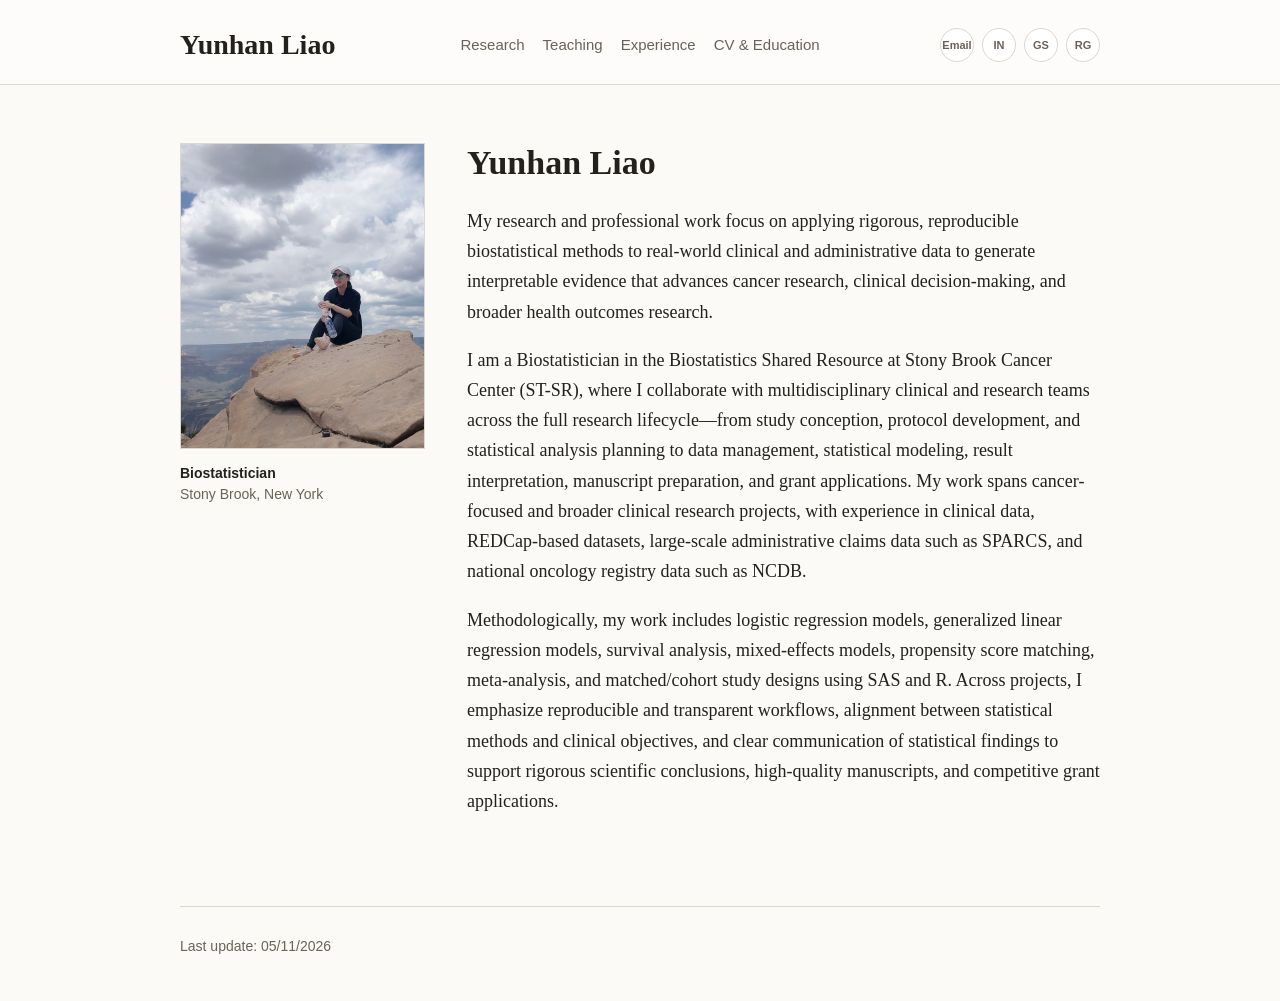
<file: index.html>
<!doctype html>
<html lang="en">
  <head>
    <meta charset="utf-8">
    <meta name="viewport" content="width=device-width, initial-scale=1">
    <title>Yunhan Liao</title>
    <meta
      name="description"
      content="Yunhan Liao's academic profile website."
    >
    <link rel="stylesheet" href="styles.css">
  </head>
  <body data-page="home">
    <div id="site-root"></div>
    <script src="assets/site-data.js"></script>
    <script src="assets/main.js"></script>
  </body>
</html>
</file>
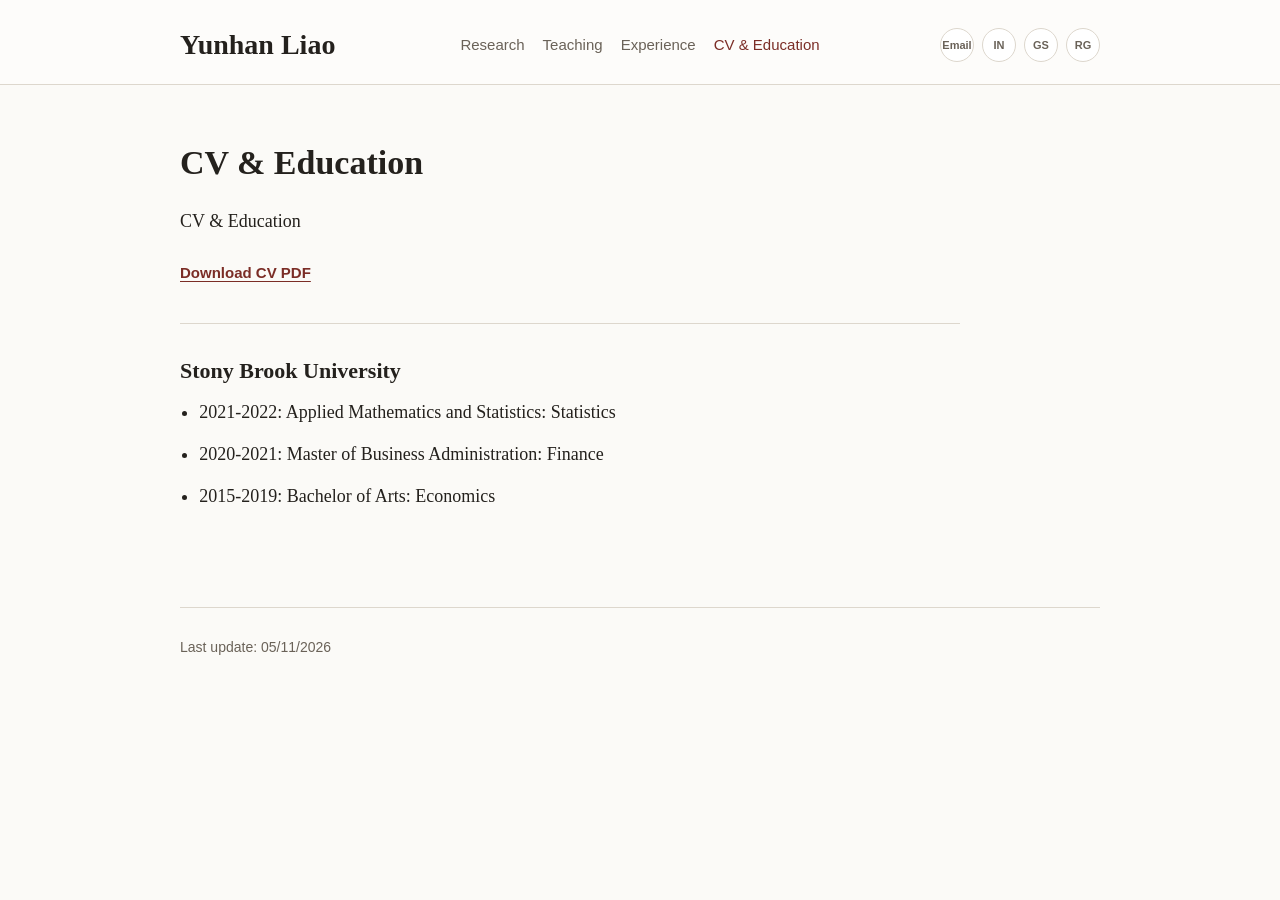
<file: cv.html>
<!doctype html>
<html lang="en">
  <head>
    <meta charset="utf-8">
    <meta name="viewport" content="width=device-width, initial-scale=1">
    <title>CV | Yunhan Liao</title>
    <meta
      name="description"
      content="Curriculum vitae for Yunhan Liao."
    >
    <link rel="stylesheet" href="styles.css">
  </head>
  <body data-page="cv">
    <div id="site-root"></div>
    <script src="assets/site-data.js"></script>
    <script src="assets/main.js"></script>
  </body>
</html>
</file>
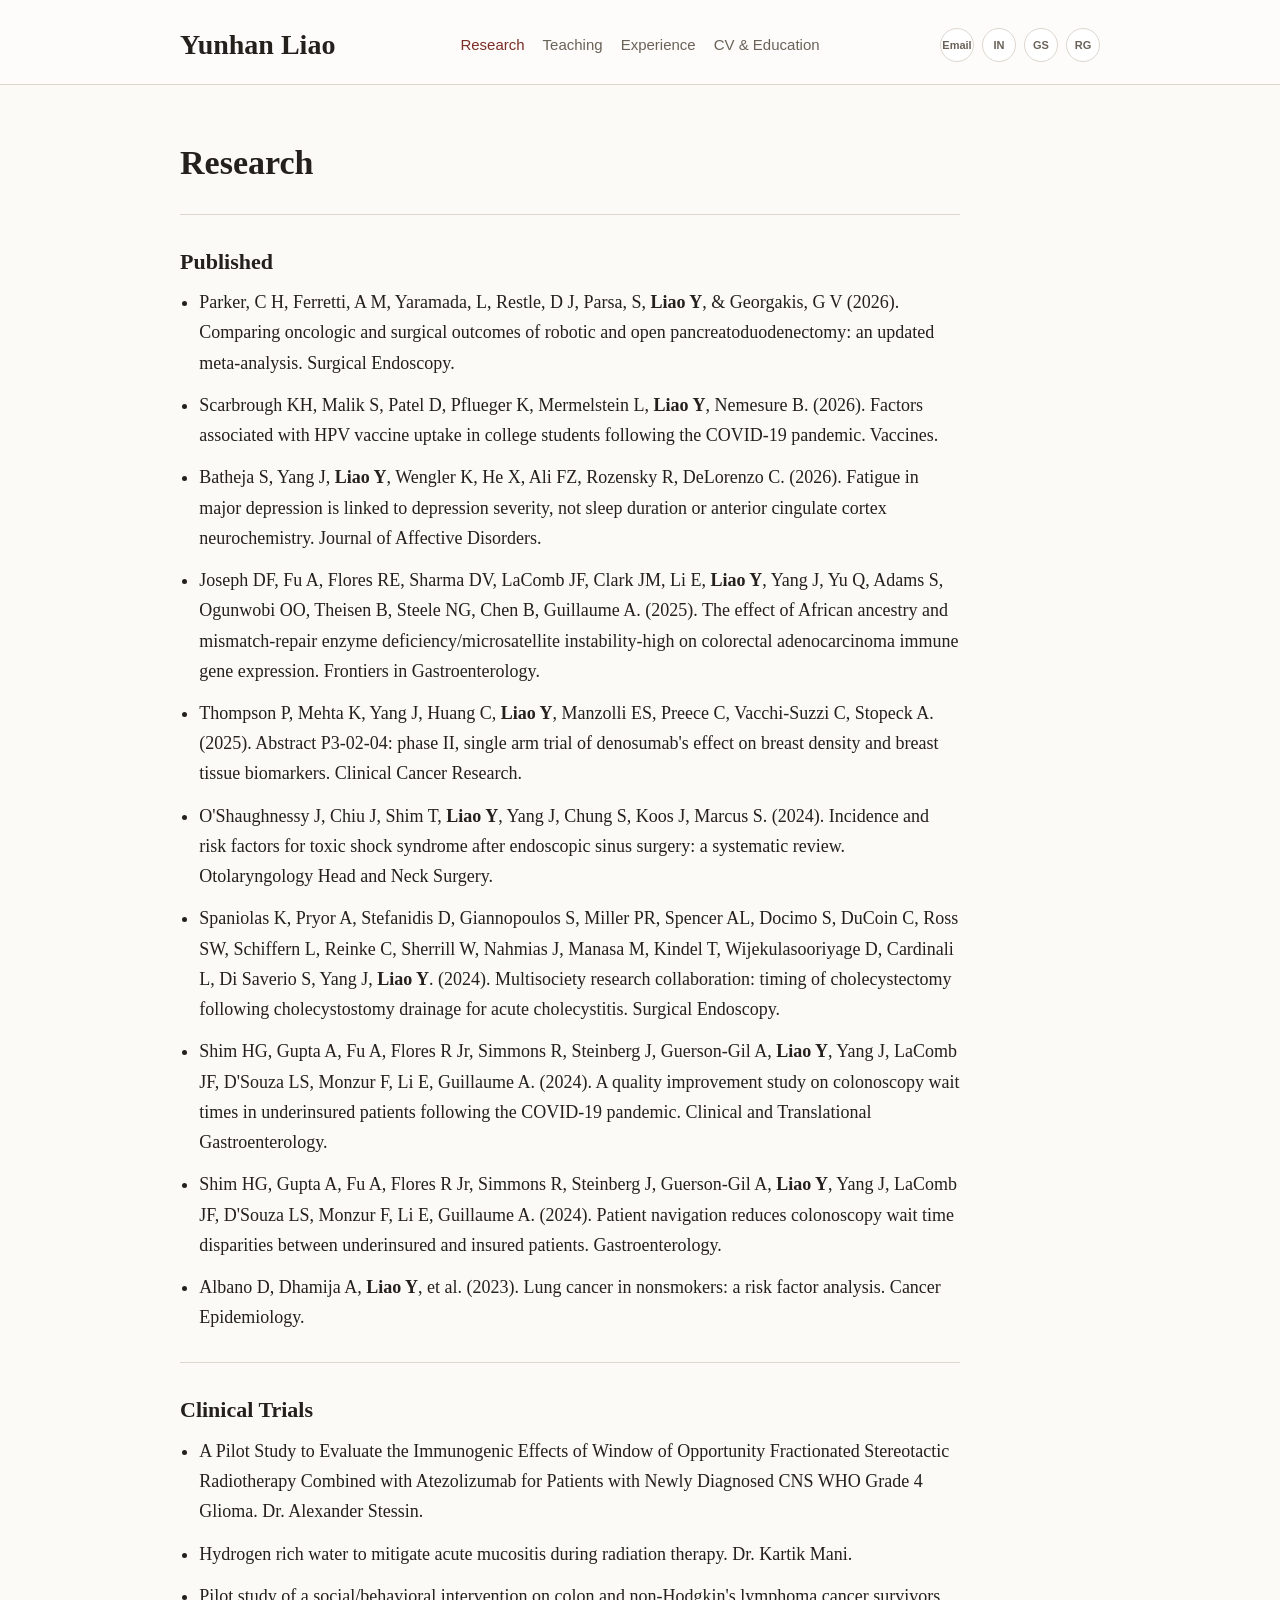
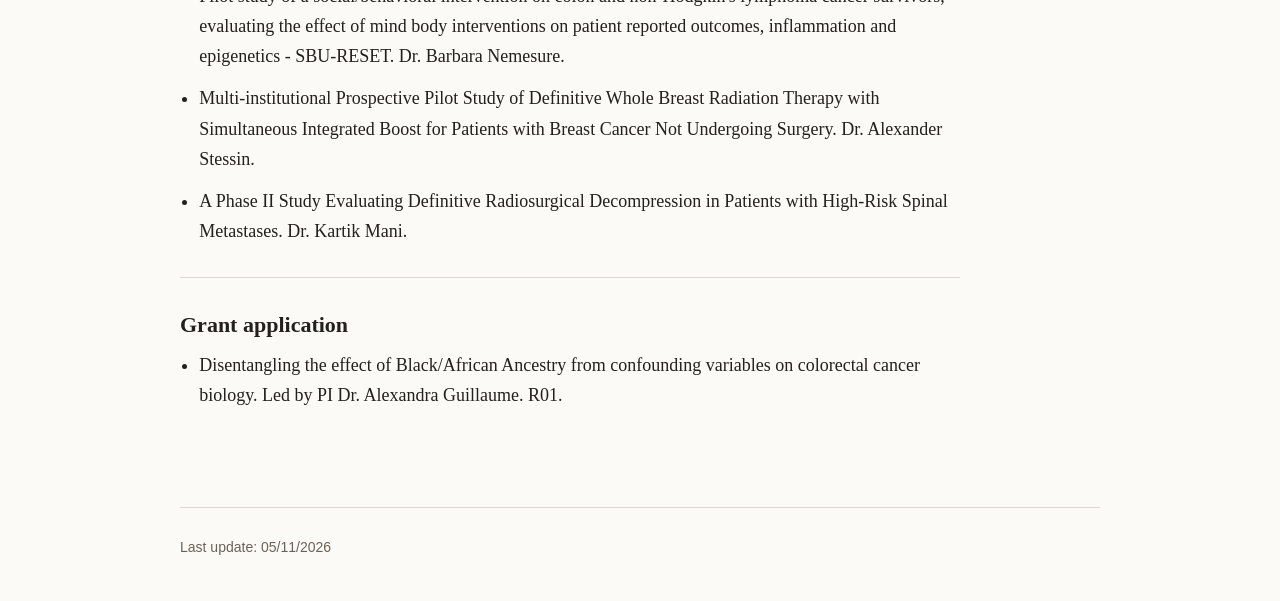
<file: research.html>
<!doctype html>
<html lang="en">
  <head>
    <meta charset="utf-8">
    <meta name="viewport" content="width=device-width, initial-scale=1">
    <title>Research | Yunhan Liao</title>
    <meta
      name="description"
      content="Research, publications, and projects by Yunhan Liao."
    >
    <link rel="stylesheet" href="styles.css">
  </head>
  <body data-page="research">
    <div id="site-root"></div>
    <script src="assets/site-data.js"></script>
    <script src="assets/main.js"></script>
  </body>
</html>
</file>
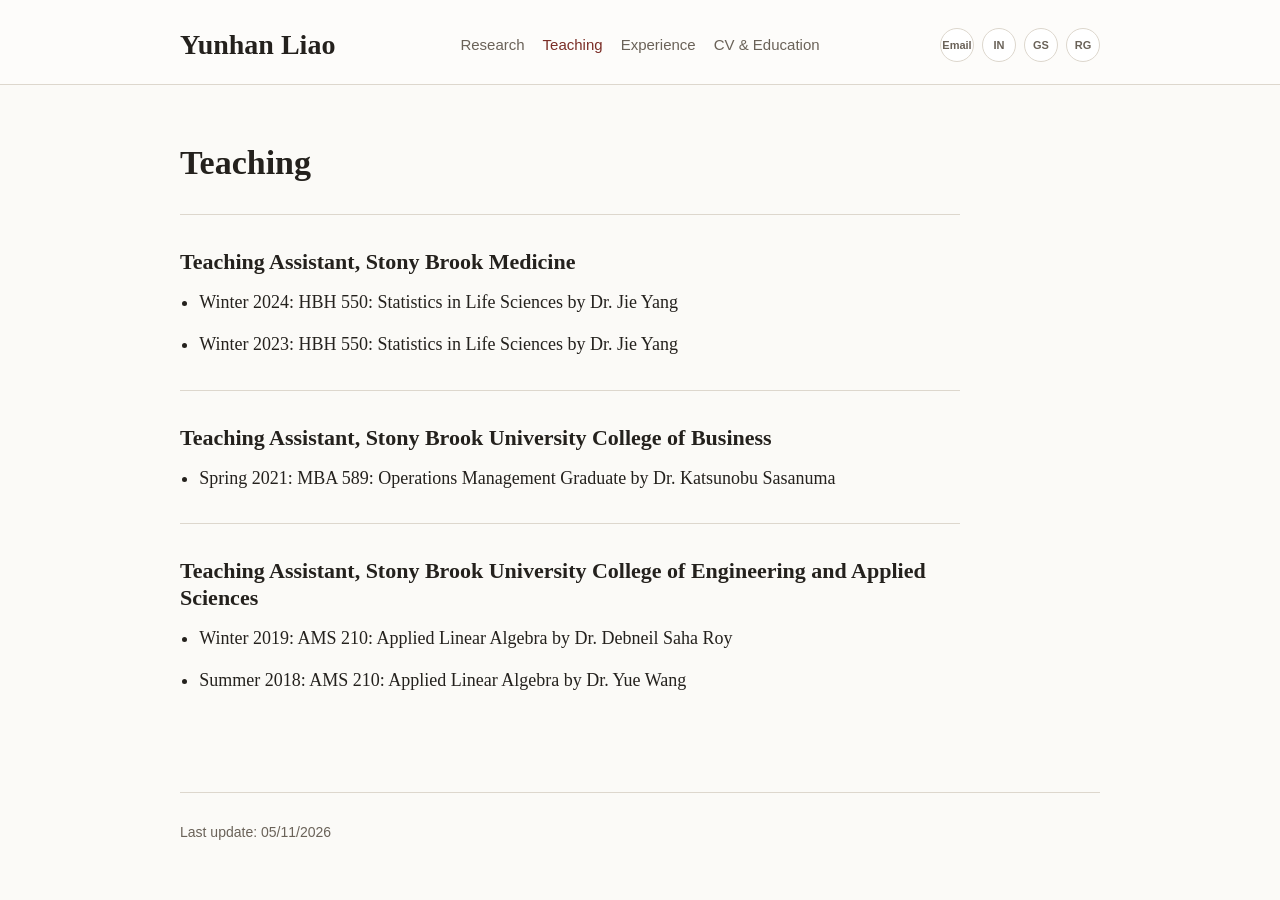
<file: teaching.html>
<!doctype html>
<html lang="en">
  <head>
    <meta charset="utf-8">
    <meta name="viewport" content="width=device-width, initial-scale=1">
    <title>Teaching | Yunhan Liao</title>
    <meta
      name="description"
      content="Teaching, consulting, and mentoring by Yunhan Liao."
    >
    <link rel="stylesheet" href="styles.css">
  </head>
  <body data-page="teaching">
    <div id="site-root"></div>
    <script src="assets/site-data.js"></script>
    <script src="assets/main.js"></script>
  </body>
</html>
</file>
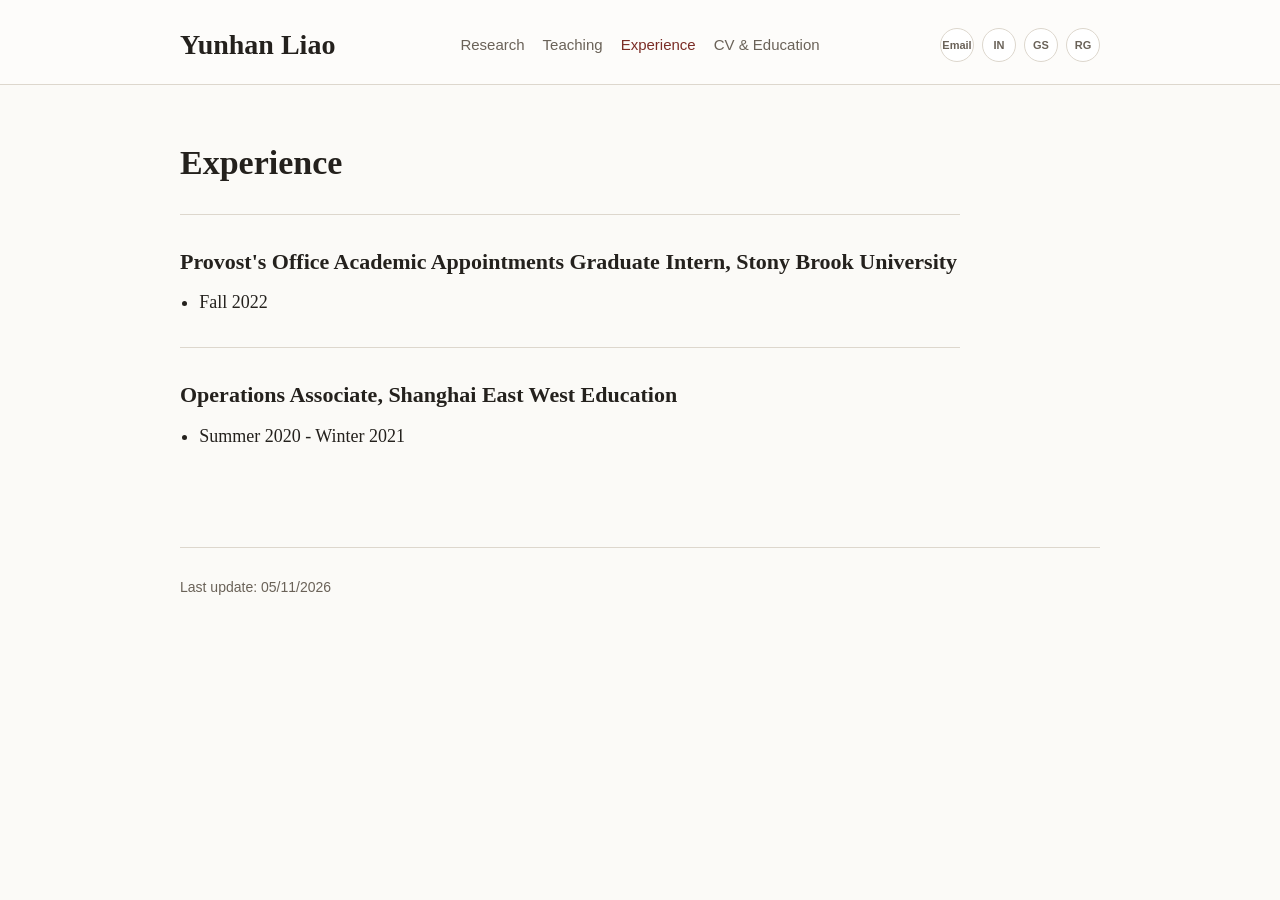
<file: writing.html>
<!doctype html>
<html lang="en">
  <head>
    <meta charset="utf-8">
    <meta name="viewport" content="width=device-width, initial-scale=1">
    <title>Writing | Yunhan Liao</title>
    <meta
      name="description"
      content="Writing, notes, tutorials, and essays by Yunhan Liao."
    >
    <link rel="stylesheet" href="styles.css">
  </head>
  <body data-page="writing">
    <div id="site-root"></div>
    <script src="assets/site-data.js"></script>
    <script src="assets/main.js"></script>
  </body>
</html>
</file>
<file: styles.css>
:root {
  --page: #fbfaf7;
  --ink: #24211d;
  --muted: #6a6258;
  --line: #ddd7cd;
  --accent: #7b2d26;
  --accent-soft: #efe3df;
  --focus: #265f7f;
  --max-width: 920px;
}

* {
  box-sizing: border-box;
}

body {
  margin: 0;
  min-height: 100vh;
  color: var(--ink);
  background: var(--page);
  font-family: Georgia, "Times New Roman", serif;
  font-size: 18px;
  line-height: 1.68;
}

a {
  color: var(--accent);
  text-decoration-thickness: 1px;
  text-underline-offset: 0.18em;
}

a:hover {
  color: var(--focus);
}

a:focus-visible {
  outline: 3px solid color-mix(in srgb, var(--focus), transparent 45%);
  outline-offset: 4px;
}

.site-header {
  border-bottom: 1px solid var(--line);
  background: color-mix(in srgb, var(--page), white 40%);
}

.header-inner {
  width: min(100% - 40px, var(--max-width));
  margin: 0 auto;
  padding: 28px 0 22px;
  display: grid;
  grid-template-columns: minmax(180px, 1fr) auto minmax(180px, 1fr);
  gap: 22px;
  align-items: center;
}

.site-name {
  color: var(--ink);
  font-size: 28px;
  font-weight: 700;
  line-height: 1.1;
  text-decoration: none;
}

.main-nav,
.profile-links {
  display: flex;
  align-items: center;
  gap: 18px;
}

.main-nav {
  justify-content: center;
}

.profile-links {
  justify-content: flex-end;
  gap: 8px;
}

.nav-link {
  color: var(--muted);
  font-family: Arial, Helvetica, sans-serif;
  font-size: 15px;
  letter-spacing: 0;
  text-decoration: none;
}

.nav-link:hover,
.nav-link.is-active {
  color: var(--accent);
}

.profile-link {
  width: 34px;
  height: 34px;
  display: inline-grid;
  place-items: center;
  border: 1px solid var(--line);
  border-radius: 50%;
  color: var(--muted);
  font-family: Arial, Helvetica, sans-serif;
  font-size: 11px;
  font-weight: 700;
  line-height: 1;
  text-decoration: none;
  background: white;
}

.profile-link:hover {
  border-color: var(--accent);
  color: var(--accent);
  background: var(--accent-soft);
}

.download-link {
  display: inline-block;
  margin: 6px 0 8px;
  font-family: Arial, Helvetica, sans-serif;
  font-size: 15px;
  font-weight: 700;
}

.site-main {
  width: min(100% - 40px, var(--max-width));
  margin: 0 auto;
  padding: 58px 0 72px;
}

.profile-layout {
  display: grid;
  grid-template-columns: 245px minmax(0, 1fr);
  gap: 42px;
  align-items: start;
}

.portrait-wrap {
  margin: 0;
}

.portrait {
  display: block;
  width: 100%;
  aspect-ratio: 4 / 5;
  object-fit: cover;
  border: 1px solid var(--line);
  background: #eee9df;
}

figcaption {
  margin-top: 14px;
  color: var(--muted);
  font-family: Arial, Helvetica, sans-serif;
  font-size: 14px;
  line-height: 1.45;
}

figcaption strong,
figcaption span {
  display: block;
}

figcaption strong {
  color: var(--ink);
}

h1,
h2 {
  margin: 0;
  line-height: 1.2;
}

h1 {
  margin-bottom: 22px;
  font-size: 34px;
}

h2 {
  margin: 32px 0 12px;
  font-size: 22px;
}

p {
  margin: 0 0 18px;
}

ul {
  margin: 0 0 24px 1.2rem;
  padding: 0;
}

li {
  margin-bottom: 12px;
}

.page-copy {
  max-width: 780px;
}

.content-section {
  border-top: 1px solid var(--line);
  margin-top: 30px;
  padding-top: 2px;
}

.section-description,
.entry-meta {
  color: var(--muted);
  font-family: Arial, Helvetica, sans-serif;
  font-size: 15px;
  line-height: 1.55;
}

.publication-list {
  list-style: disc;
}

.publication-title {
  display: block;
  font-weight: 700;
}

.entry-list {
  display: grid;
  gap: 26px;
  margin-top: 28px;
}

.entry {
  border-top: 1px solid var(--line);
  padding-top: 22px;
}

.entry h2 {
  margin-top: 0;
}

.site-footer {
  width: min(100% - 40px, var(--max-width));
  margin: 0 auto;
  padding: 28px 0 42px;
  border-top: 1px solid var(--line);
  color: var(--muted);
  font-family: Arial, Helvetica, sans-serif;
  font-size: 14px;
}

@media (max-width: 820px) {
  .header-inner {
    grid-template-columns: 1fr;
    justify-items: start;
  }

  .main-nav,
  .profile-links {
    justify-content: flex-start;
    flex-wrap: wrap;
  }

  .profile-layout {
    grid-template-columns: 1fr;
    gap: 30px;
  }

  .portrait-wrap {
    max-width: 270px;
  }
}

@media (max-width: 520px) {
  body {
    font-size: 17px;
  }

  .header-inner,
  .site-main,
  .site-footer {
    width: min(100% - 28px, var(--max-width));
  }

  .site-main {
    padding-top: 40px;
  }

  .site-name {
    font-size: 25px;
  }

  .main-nav {
    gap: 12px;
  }

  h1 {
    font-size: 30px;
  }
}
</file>
